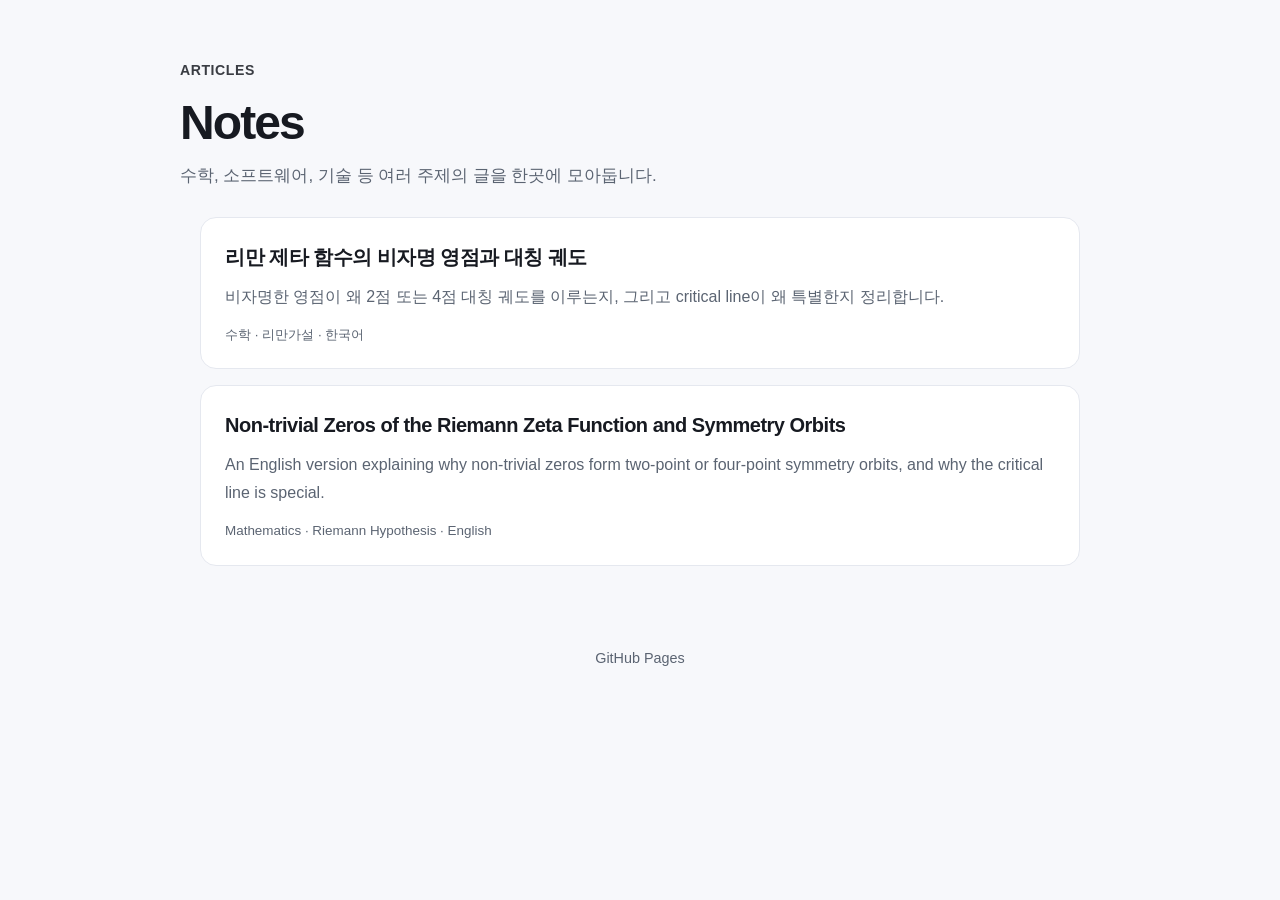
<file: index.html>
<!doctype html>
<html lang="ko">
<head>
  <meta charset="utf-8" />
  <meta name="viewport" content="width=device-width, initial-scale=1" />
  <meta name="description" content="수학, 소프트웨어, 기술 등 여러 주제의 글을 모아두는 개인 블로그입니다." />
  <title>Notes</title>
  <link rel="stylesheet" href="assets/style.css" />
</head>
<body class="home-page">
  <header class="home-header">
    <div class="hero">
      <div class="eyebrow">ARTICLES</div>
      <h1>Notes</h1>
      <p>수학, 소프트웨어, 기술 등 여러 주제의 글을 한곳에 모아둡니다.</p>
    </div>
  </header>

  <main class="home-main">
    <div class="post-list">
      <a class="post-card" href="posts/riemann-zeta-symmetry.html">
        <h2>리만 제타 함수의 비자명 영점과 대칭 궤도</h2>
        <p>비자명한 영점이 왜 2점 또는 4점 대칭 궤도를 이루는지, 그리고 critical line이 왜 특별한지 정리합니다.</p>
        <div class="post-meta">수학 · 리만가설 · 한국어</div>
      </a>

      <a class="post-card" href="posts/riemann-zeta-symmetry-en.html">
        <h2>Non-trivial Zeros of the Riemann Zeta Function and Symmetry Orbits</h2>
        <p>An English version explaining why non-trivial zeros form two-point or four-point symmetry orbits, and why the critical line is special.</p>
        <div class="post-meta">Mathematics · Riemann Hypothesis · English</div>
      </a>
    </div>
  </main>

  <footer class="home-footer">GitHub Pages</footer>
</body>
</html>
</file>
<file: assets/style.css>
:root {
  --bg: #f7f8fb;
  --paper: #ffffff;
  --text: #171a21;
  --muted: #5b6472;
  --line: #e5e8ef;
  --accent: #2446a8;
  --soft: #eef3ff;
  --warn: #fff7e6;
  --ok: #edf9f2;
  --max: 920px;
}

* { box-sizing: border-box; }
html { scroll-behavior: smooth; }
body {
  margin: 0;
  background: var(--bg);
  color: var(--text);
  font-family: -apple-system, BlinkMacSystemFont, "Segoe UI", "Noto Sans KR", "Apple SD Gothic Neo", sans-serif;
  line-height: 1.75;
}

header {
  background: linear-gradient(135deg, #172554, #2446a8 65%, #4867cf);
  color: #fff;
  padding: 72px 24px 58px;
}

.hero { max-width: var(--max); margin: 0 auto; }
.eyebrow { display: inline-block; font-size: 0.88rem; font-weight: 700; letter-spacing: 0.04em; opacity: 0.84; margin-bottom: 12px; }
h1 { margin: 0 0 18px; font-size: clamp(2rem, 5vw, 3.3rem); line-height: 1.18; letter-spacing: -0.04em; }
.hero p { margin: 0; max-width: 760px; font-size: 1.06rem; color: rgba(255,255,255,0.86); }

nav { position: sticky; top: 0; z-index: 10; background: rgba(255,255,255,0.94); backdrop-filter: blur(10px); border-bottom: 1px solid var(--line); }
nav .inner { max-width: var(--max); margin: 0 auto; padding: 11px 24px; display: flex; gap: 16px; overflow-x: auto; white-space: nowrap; font-size: 0.92rem; }
nav a { color: var(--muted); text-decoration: none; font-weight: 650; }
nav a:hover { color: var(--accent); }

main { max-width: var(--max); margin: 32px auto 80px; padding: 0 20px; }
article { background: var(--paper); border: 1px solid var(--line); border-radius: 20px; padding: clamp(24px, 5vw, 54px); box-shadow: 0 18px 50px rgba(28, 39, 70, 0.06); }
h2 { margin-top: 2.5em; margin-bottom: 0.65em; font-size: 1.65rem; letter-spacing: -0.025em; }
h3 { margin-top: 1.8em; margin-bottom: 0.5em; font-size: 1.18rem; }
p { margin: 0.8em 0; }
.lead { font-size: 1.1rem; color: #303746; }

.box { margin: 24px 0; padding: 18px 20px; border-radius: 14px; border: 1px solid var(--line); background: #fafbfe; }
.box.key { background: var(--soft); border-color: #cfdbff; }
.box.warn { background: var(--warn); border-color: #f1ddb4; }
.box.ok { background: var(--ok); border-color: #ccebd9; }
.box strong:first-child { display: block; margin-bottom: 6px; }

.orbit { display: grid; grid-template-columns: 1fr 86px 1fr; grid-template-rows: auto auto; gap: 18px 10px; margin: 30px auto; max-width: 660px; align-items: center; text-align: center; }
.point { border: 1px solid #d8deec; background: #fbfcff; border-radius: 12px; padding: 13px 10px; font-family: ui-monospace, SFMono-Regular, Menlo, Consolas, monospace; font-size: 0.94rem; }
.axis { grid-column: 2; grid-row: 1 / 3; align-self: stretch; display: flex; align-items: center; justify-content: center; border-left: 2px dashed #8ea4e6; color: var(--accent); font-size: 0.82rem; font-weight: 700; writing-mode: vertical-rl; transform: rotate(180deg); }

table { width: 100%; border-collapse: collapse; margin: 22px 0; font-size: 0.96rem; }
th, td { border: 1px solid var(--line); padding: 12px 14px; vertical-align: top; }
th { background: #f5f7fb; text-align: left; }
code { background: #f0f2f7; padding: 0.12em 0.35em; border-radius: 5px; }
footer { max-width: var(--max); margin: 0 auto 50px; padding: 0 24px; color: var(--muted); font-size: 0.9rem; text-align: center; }
.math-summary { text-align: center; font-size: 1.08rem; padding: 12px 0; }

@media (max-width: 640px) {
  header { padding-top: 52px; }
  .orbit { grid-template-columns: 1fr 55px 1fr; }
  .point { font-size: 0.78rem; padding: 10px 6px; }
  article { border-radius: 14px; }
}

/* Generic blog home */
body.home-page { background: var(--bg); }
.sitebar { max-width: var(--max); margin: 0 auto; padding: 14px 22px 0; }
.sitebar a { color: var(--muted); text-decoration: none; font-weight: 650; }
.sitebar a:hover { color: var(--accent); }
.home-header { background: transparent; color: var(--text); padding: 56px 24px 26px; }
.home-header .hero { max-width: var(--max); }
.home-header h1 { font-size: clamp(2rem, 5vw, 3rem); margin-bottom: 10px; }
.home-header p { color: var(--muted); max-width: 640px; }
.home-main { max-width: var(--max); margin: 0 auto 80px; padding: 0 20px; }
.post-list { display: grid; gap: 16px; }
.post-card { display: block; background: var(--paper); border: 1px solid var(--line); border-radius: 16px; padding: 22px 24px; color: inherit; text-decoration: none; transition: transform .15s ease, box-shadow .15s ease, border-color .15s ease; }
.post-card:hover { transform: translateY(-2px); box-shadow: 0 12px 30px rgba(28,39,70,.07); border-color: #ccd4e8; }
.post-card h2 { margin: 0 0 8px; font-size: 1.25rem; }
.post-card p { margin: 0; color: var(--muted); }
.post-meta { margin-top: 12px; font-size: .84rem; color: var(--muted); }
.home-footer { max-width: var(--max); margin: 0 auto 48px; padding: 0 24px; color: var(--muted); font-size: .9rem; }
.article-page .sitebar + header { margin-top: 0; }
footer a { color: inherit; }
</file>
